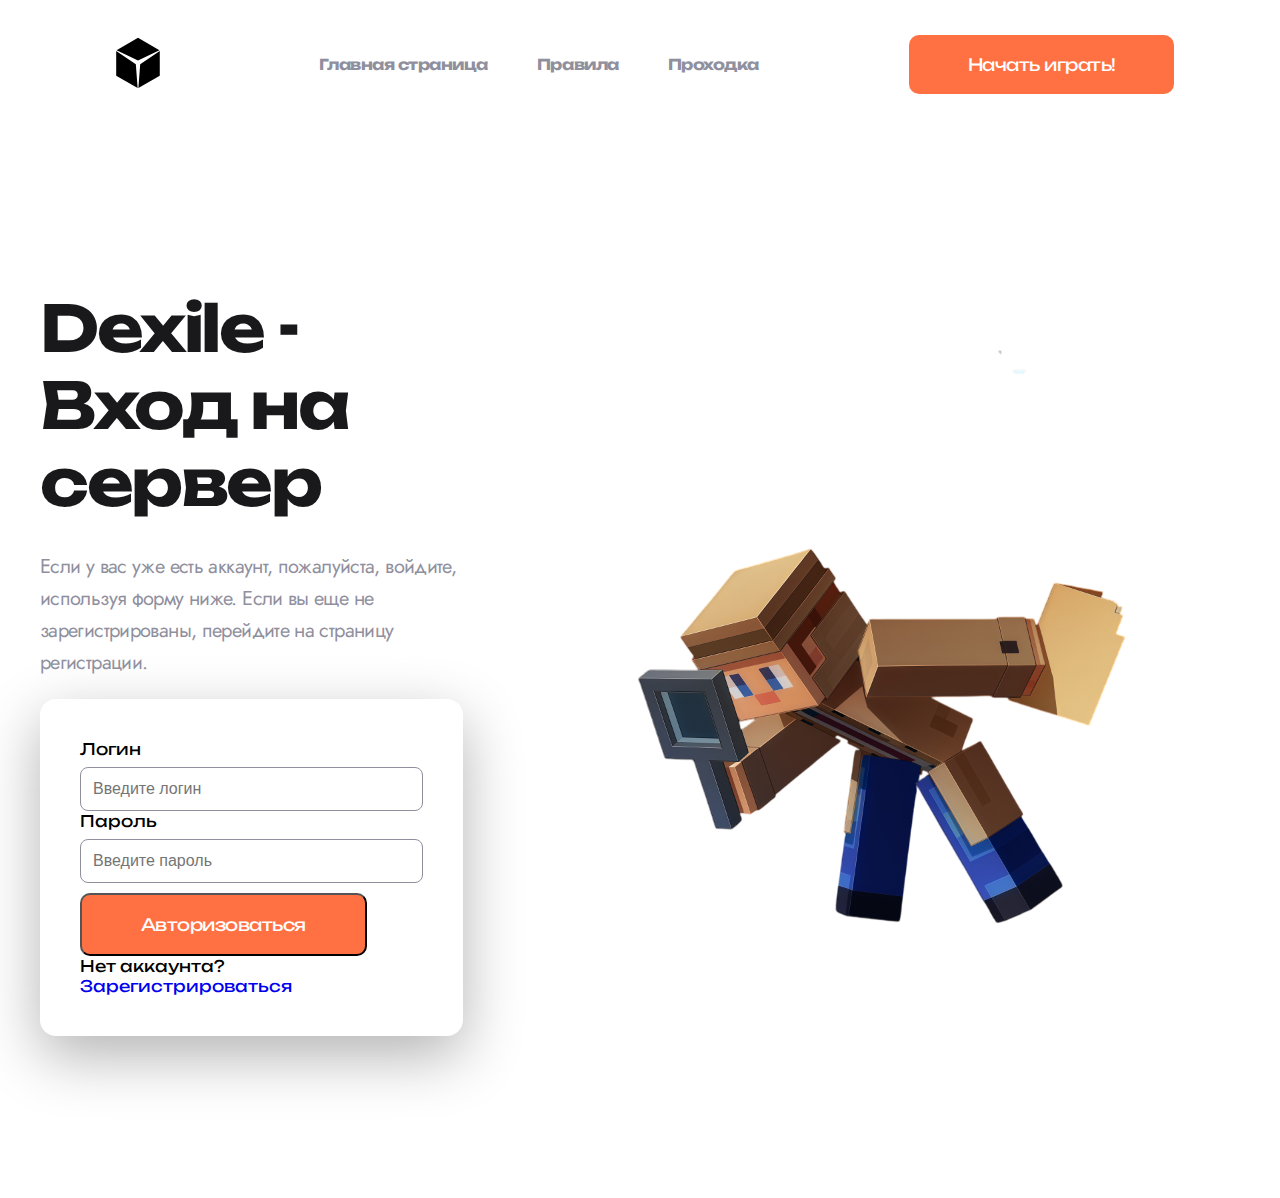
<file: login.html>
<!DOCTYPE html>
<html lang="ru">
<head>
    <meta charset="UTF-8">
    <meta name="viewport" content="width=device-width, initial-scale=1.0">
    <title>Dexile</title>
    <link rel="stylesheet" href="css/style.css">
    <link rel="stylesheet" href="css/login.css">
    <link rel="icon" href="img/favicon.svg" type="image/x-icon">
    <link rel="preconnect" href="https://fonts.googleapis.com">
    <link rel="preconnect" href="https://fonts.gstatic.com" crossorigin>
    <link href="https://fonts.googleapis.com/css2?family=Jost:ital,wght@0,100..900;1,100..900&family=Unbounded:wght@200..900&display=swap" rel="stylesheet">
</head>
<body>
    <header class="header">
        <div class ="header_container"> 
            <nav class ="header_nav">
                <a href="index.html">
                <img src="/img/favicon.svg" alt="Dexile Logo" class="logo" width="64" height="64">
                </a>
                <ul class="header__list">
                    <li class="header__list-item"><a class="header__list-link" href="#home">Главная страница</a></li>
                    <li class="header__list-item"><a class="header__list-link" href="/rules.html">Правила</a></li>
                    <li class="header__list-item"><a class="header__list-link" href="#services">Проходка</a></li>
                </ul>
                <a class="header__button" href="#register">Начать играть!</a>
            </nav>
        </div>
    </header>
    <main>
        <section class="hero">
           <div class="hero__container">
               <div class="hero__content">
                    <div class="hero__text">
                        <h1 class="hero__title">Dexile - Вход на сервер</h1>
                        <p class="hero__desc">Если у вас уже есть аккаунт, пожалуйста, войдите, используя форму ниже. Если вы еще не зарегистрированы, перейдите на страницу регистрации.</p>
                    </div>
                    <div class="login-form">
                    <form>
                            <div class="form-group">
                                <label for="username">Логин</label>
                                <input type="text" id="username" name="username" minlength="3" maxlength="16" placeholder="Введите логин" class="username-input" required>
                            </div>

                            <div class="form-group">
                                <label for="password">Пароль</label>
                                <input type="password" id="password" name="password" minlength="8" placeholder="Введите пароль" class="password-input" required>
                            </div>

                            <button type="submit" class="login-button">Авторизоваться</button>
                            <p class="register-link">Нет аккаунта? <a href="register.html">Зарегистрироваться</a></p>
                        </form>
            </div>
                </div>
                <img class="hero__image-register" src="img/register-man.png"man">
                </div>
    </main>
    <script src="js/login.js"></script>
</body>
</html>
</file>
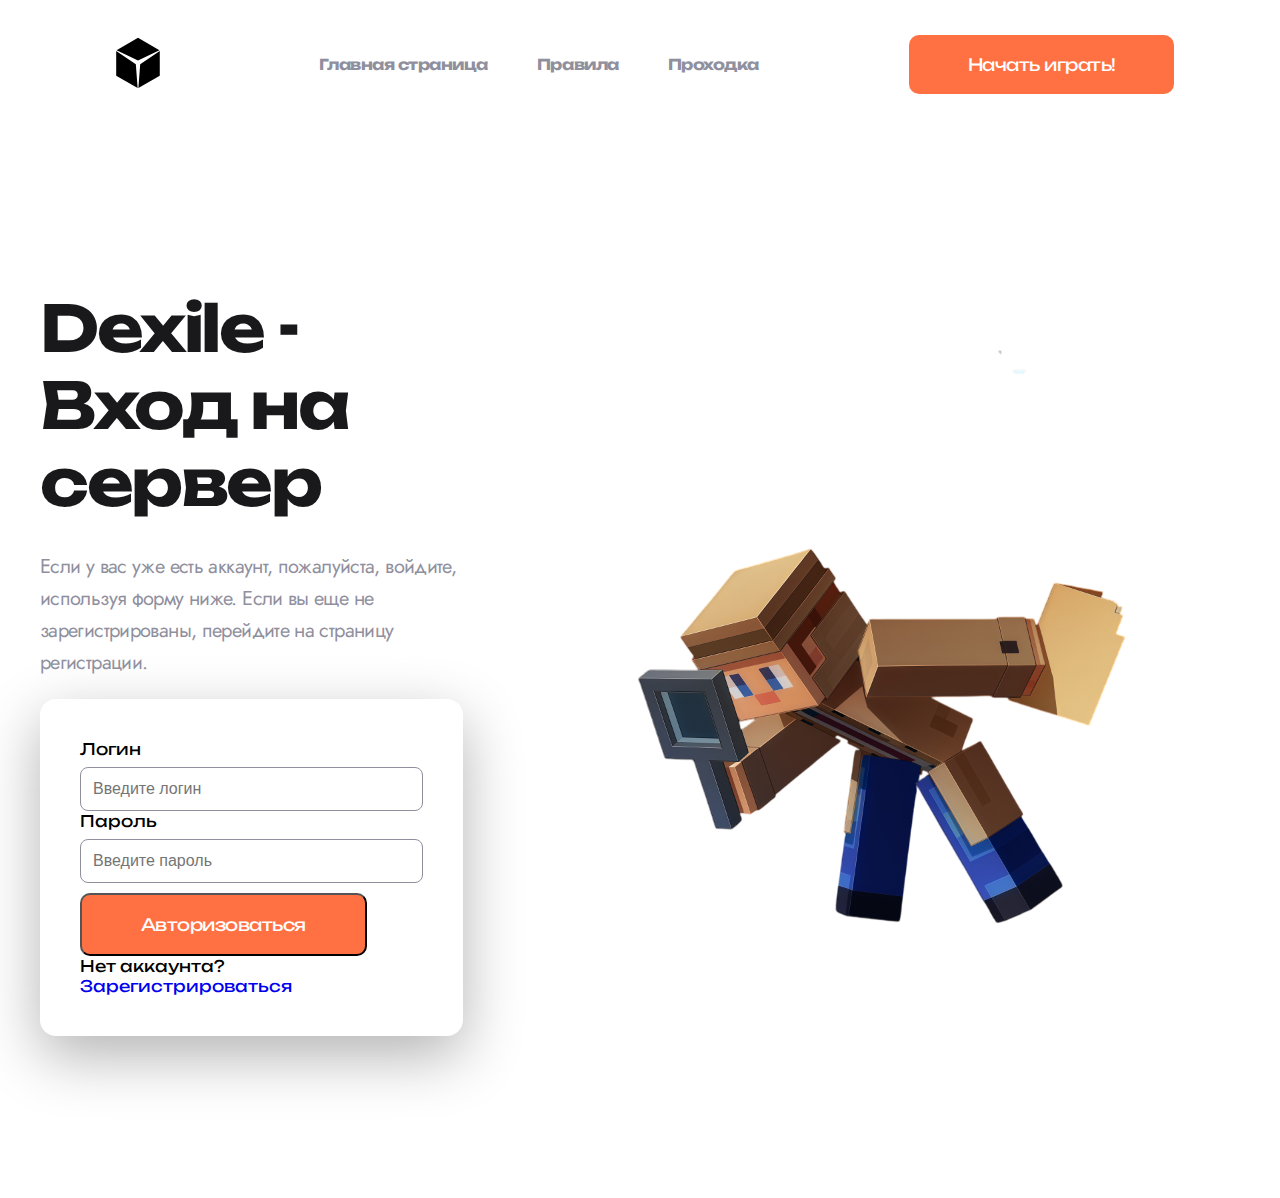
<file: profile.html>
<!DOCTYPE html>
<html lang="ru">
<head>
    <meta charset="UTF-8">
    <meta name="viewport" content="width=device-width, initial-scale=1.0">
    <title>Dexile — Профиль</title>

    <link rel="stylesheet" href="css/style.css">
    <link rel="stylesheet" href="css/profile.css">
    <link rel="stylesheet" href="css/security.css">
    <link rel="icon" href="/img/favicon.svg" type="image/x-icon">

    <link rel="preconnect" href="https://fonts.googleapis.com">
    <link rel="preconnect" href="https://fonts.gstatic.com" crossorigin>
    <link href="https://fonts.googleapis.com/css2?family=Jost:wght@100..900&family=Unbounded:wght@200..900&display=swap" rel="stylesheet">
</head>
<body>

<!-- ===== HEADER ===== -->
<header class="header">
    <div class="header_container">
        <nav class="header_nav">
            <a href="index.html">
                <img src="/img/favicon.svg" alt="Dexile Logo" class="logo" width="64" height="64">
            </a>

            <ul class="header__list">
                <li><a class="header__list-link" href="index.html">Главная</a></li>
                <li><a class="header__list-link" href="rules.html">Правила</a></li>
                <li><a class="header__list-link" href="the_passage.html">Проходка</a></li>
            </ul>

            <a class="header__button" href="profile.html">
                <img src="/img/profile.png" alt="Профиль" width="24" height="24">
            </a>
        </nav>
    </div>
</header>

<!-- ===== MAIN ===== -->
<main>
    <section class="hero">
        <div class="hero__container">

            <!-- ===== ЛЕВАЯ ЧАСТЬ ===== -->
            <div class="hero__content">
                <h1 class="hero__title">Профиль</h1>
                <p class="hero__desc">
                    Это ваш личный профиль на сервере. Здесь отображается информация об аккаунте.
                </p>

                <div class="profile-info">
                    <h2 class="profile-info__title">Информация об аккаунте</h2>

                    <div class="profile-info__item">
                        <span>Логин:</span>
                        <span id="usernameDisplay">—</span>
                    </div>

                    <div class="profile-info__item">
                        <span>Дата регистрации:</span>
                        <span id="createdAtDisplay">—</span>
                    </div>

                    <div class="profile-info__item">
                        <span>Minecraft ник:</span>
                        <span id="minecraftNickDisplay">Не привязан</span>
                    </div>
                </div>

                <div class="hero__buttons">
                    <a class="hero__button_bank" href="bank.html">Банк</a>
                    <a class="hero__button_security" href="#" id="openSecurityModal">Безопасность</a>
                    <a class="hero__button_logout" href="#" id="logoutBtn">Выйти</a>
                </div>
            </div>

            <!-- ===== ПРАВАЯ ЧАСТЬ (СКИН) ===== -->
            <div class="profile-skin">
                <h2 class="profile-skin__title">Ваш скин</h2>

                <canvas id="skinCanvas" width="160" height="320"></canvas>

                <label class="change-skin">
                    Сменить скин
                    <input type="file" id="skinInput" accept="image/png" hidden>
                </label>
            </div>

        </div>
    </section>
</main>

<!-- ===== MODAL: БЕЗОПАСНОСТЬ ===== -->
<div class="modal" id="securityModal">
    <div class="modal-content">

        <button class="modal-close" id="closeSecurityModal">&times;</button>

        <h2 class="modal-title">Безопасность аккаунта</h2>
        <p class="modal-description">
            Управление паролем и защитой аккаунта
        </p>

        <div class="security-section">
            <h3>Смена пароля</h3>
            <input type="password" id="oldPassword" placeholder="Текущий пароль">
            <input type="password" id="newPassword" placeholder="Новый пароль">
            <button class="security-btn" id="changePasswordBtn">
                Сменить пароль
            </button>
        </div>

        <div class="security-section">
            <h3>Двухфакторная защита (2FA)</h3>
            <p id="twoFaStatus">Статус: выключена</p>
            <button class="security-btn" id="toggle2faBtn">
                Включить 2FA
            </button>
        </div>

    </div>
</div>

<!-- ===== SCRIPTS ===== -->
<script src="js/skin.js"></script>
<script src="js/profile.js"></script>
<script src="js/security.js"></script>

</body>
</html>
</file>
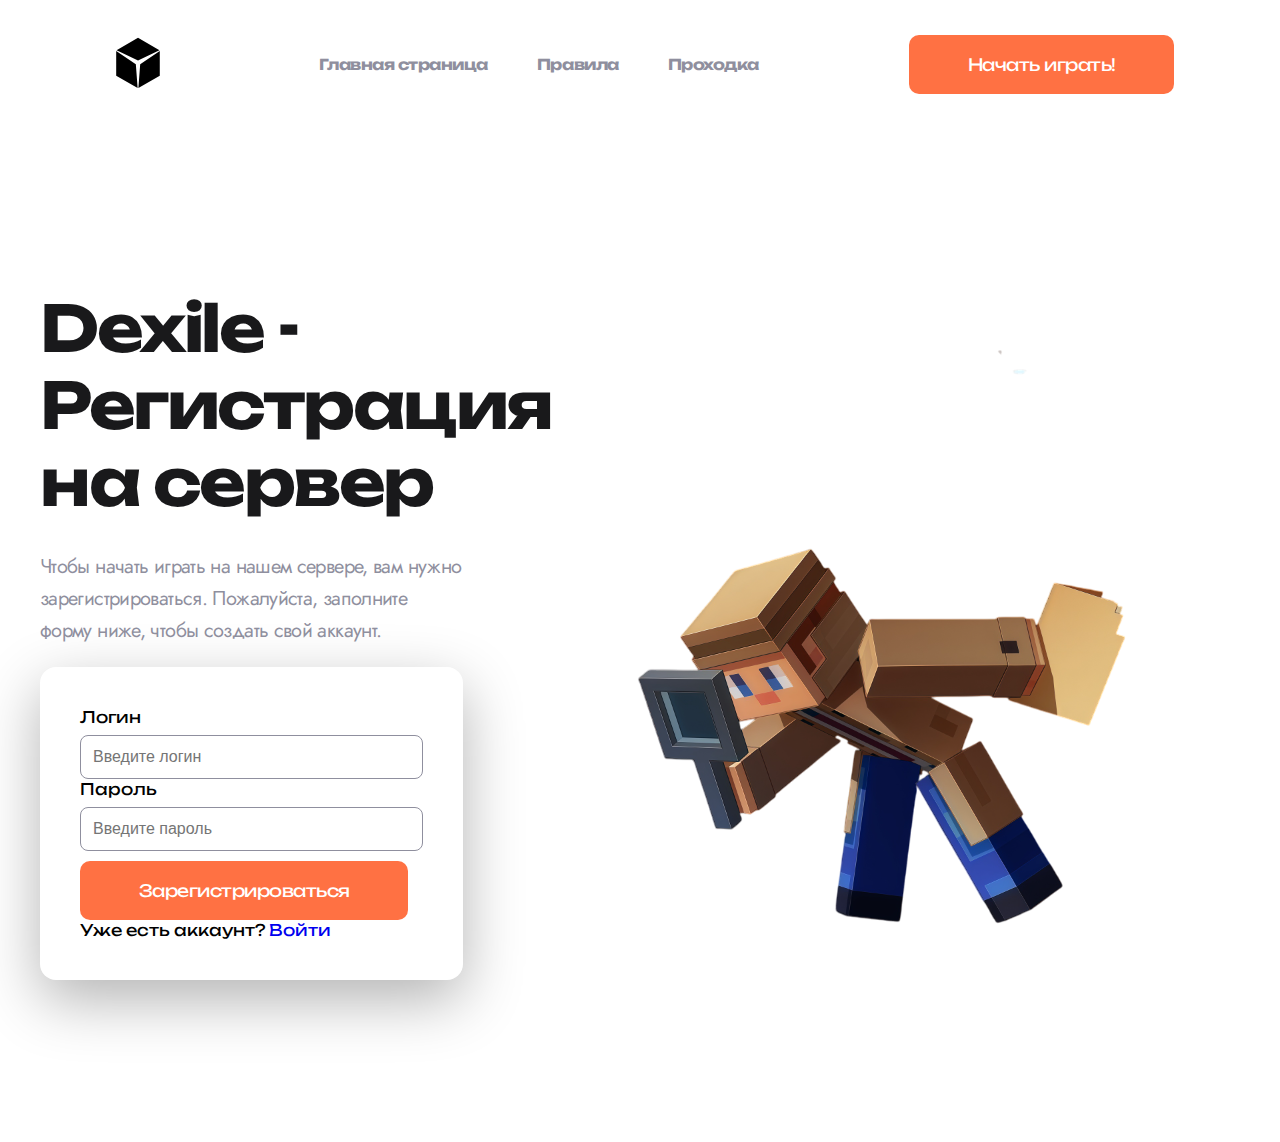
<file: register.html>
<!DOCTYPE html>
<html lang="ru">
<head>
    <meta charset="UTF-8">
    <meta name="viewport" content="width=device-width, initial-scale=1.0">
    <title>Dexile</title>
    <link rel="stylesheet" href="css/style.css">
    <link rel="stylesheet" href="css/register.css">
    <link rel="icon" href="img/favicon.svg" type="image/x-icon">
    <link rel="preconnect" href="https://fonts.googleapis.com">
    <link rel="preconnect" href="https://fonts.gstatic.com" crossorigin>
    <link href="https://fonts.googleapis.com/css2?family=Jost:ital,wght@0,100..900;1,100..900&family=Unbounded:wght@200..900&display=swap" rel="stylesheet">
</head>
<body>
    <header class="header">
        <div class ="header_container"> 
            <nav class ="header_nav">
                <a href="index.html">
                <img src="/img/favicon.svg" alt="Dexile Logo" class="logo" width="64" height="64">
                </a>
                <ul class="header__list">
                    <li class="header__list-item"><a class="header__list-link" href="#home">Главная страница</a></li>
                    <li class="header__list-item"><a class="header__list-link" href="/rules.html">Правила</a></li>
                    <li class="header__list-item"><a class="header__list-link" href="#services">Проходка</a></li>
                </ul>
                <a class="header__button" href="#register">Начать играть!</a>
            </nav>
        </div>
    </header>
    <main>
        <section class="hero">
           <div class="hero__container">
               <div class="hero__content">
                    <div class="hero__text">
                        <h1 class="hero__title">Dexile - Регистрация на сервер</h1>
                        <p class="hero__desc">Чтобы начать играть на нашем сервере, вам нужно зарегистрироваться. Пожалуйста, заполните форму ниже, чтобы создать свой аккаунт.</p>
                    </div>
                    <div class="register-form">
                        <form>
                            <div class="form-group">
                                <label for="username">Логин</label>
                                <input type="text" id="username" name="username" minlength="3" maxlength="16" placeholder="Введите логин" class="username-input" required>
                            </div>

                            <div class="form-group">
                                <label for="password">Пароль</label>
                                <input type="password" id="password" name="password" minlength="8" placeholder="Введите пароль" class="password-input" required>
                            </div>

                            <button type="submit" class="register-button">Зарегистрироваться</button>
                            <p class="login-link">Уже есть аккаунт? <a href="login.html">Войти</a></p>
                        </form>
            </div>
                </div>
                <img class="hero__image-register" src="img/register-man.png" alt="man">
                </div>
        </section>
    </main>
    <script src="js/register.js"></script>
</body>
</html>
</file>
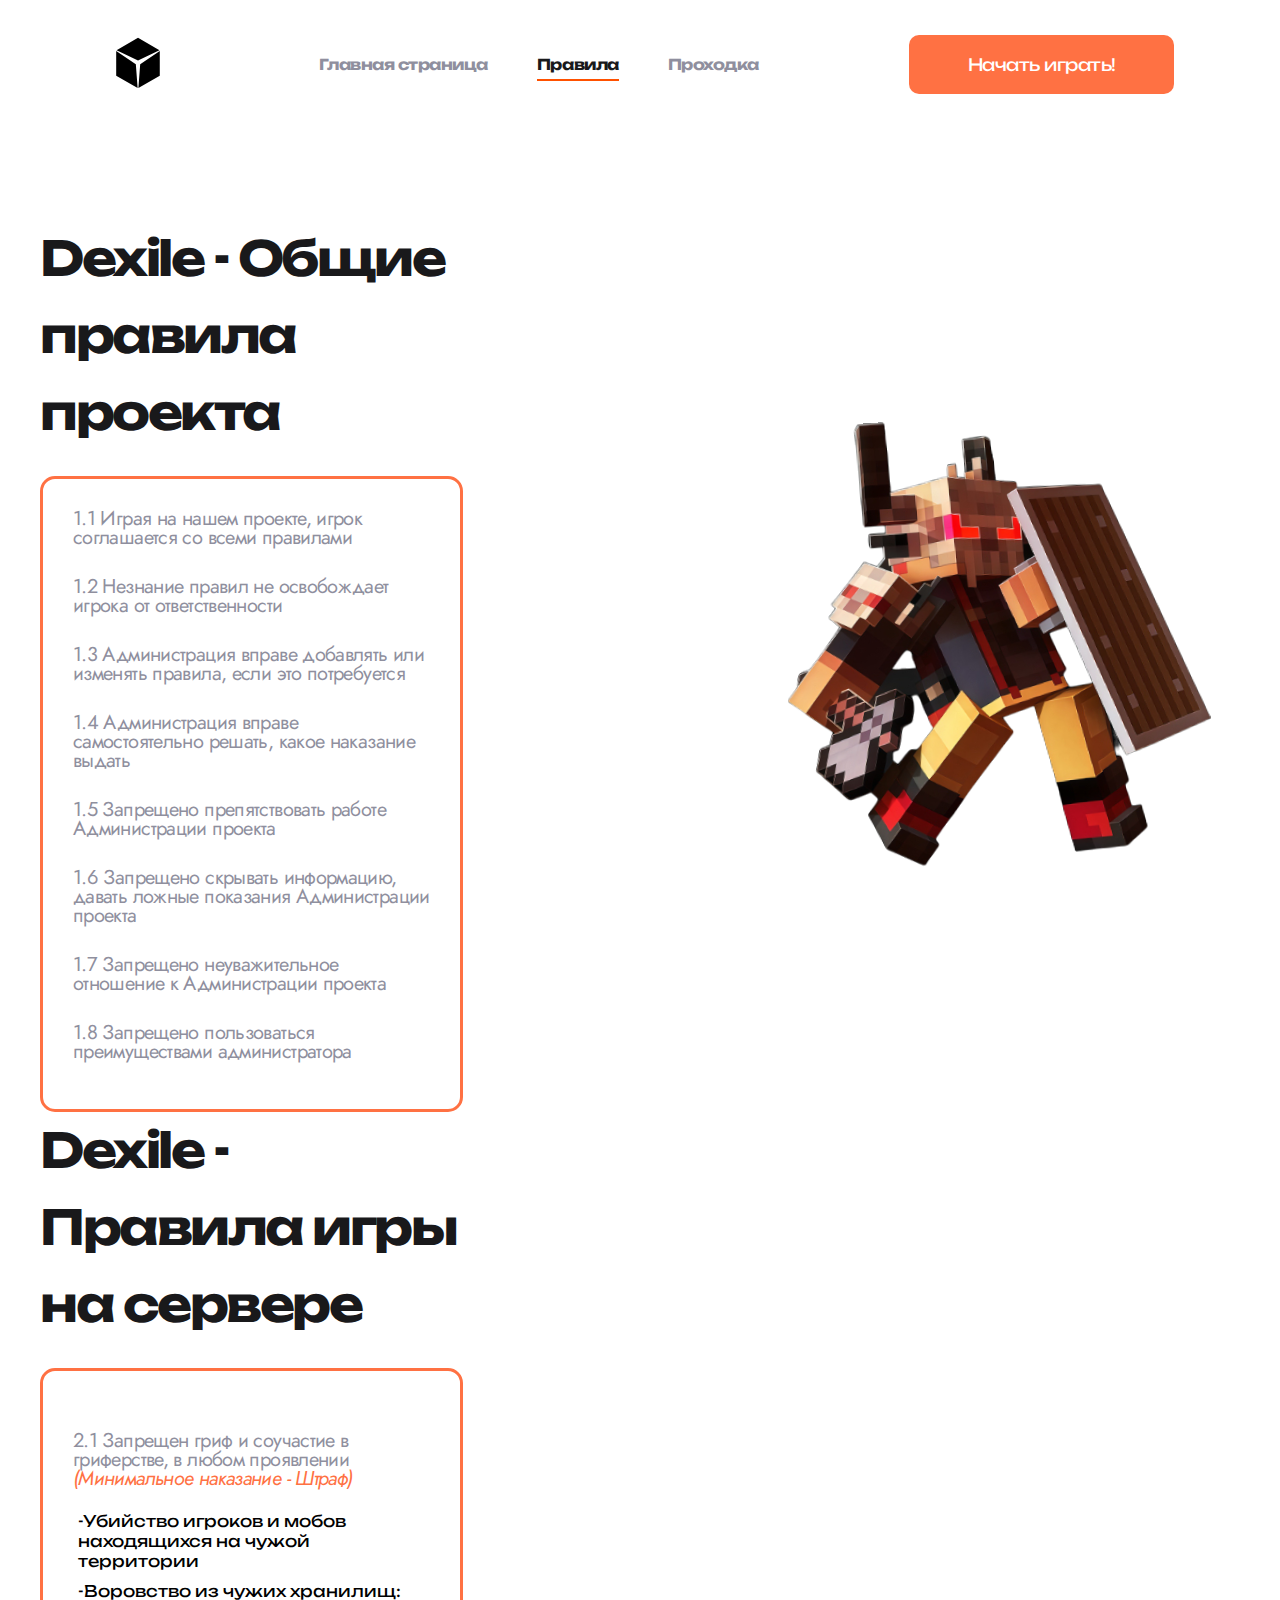
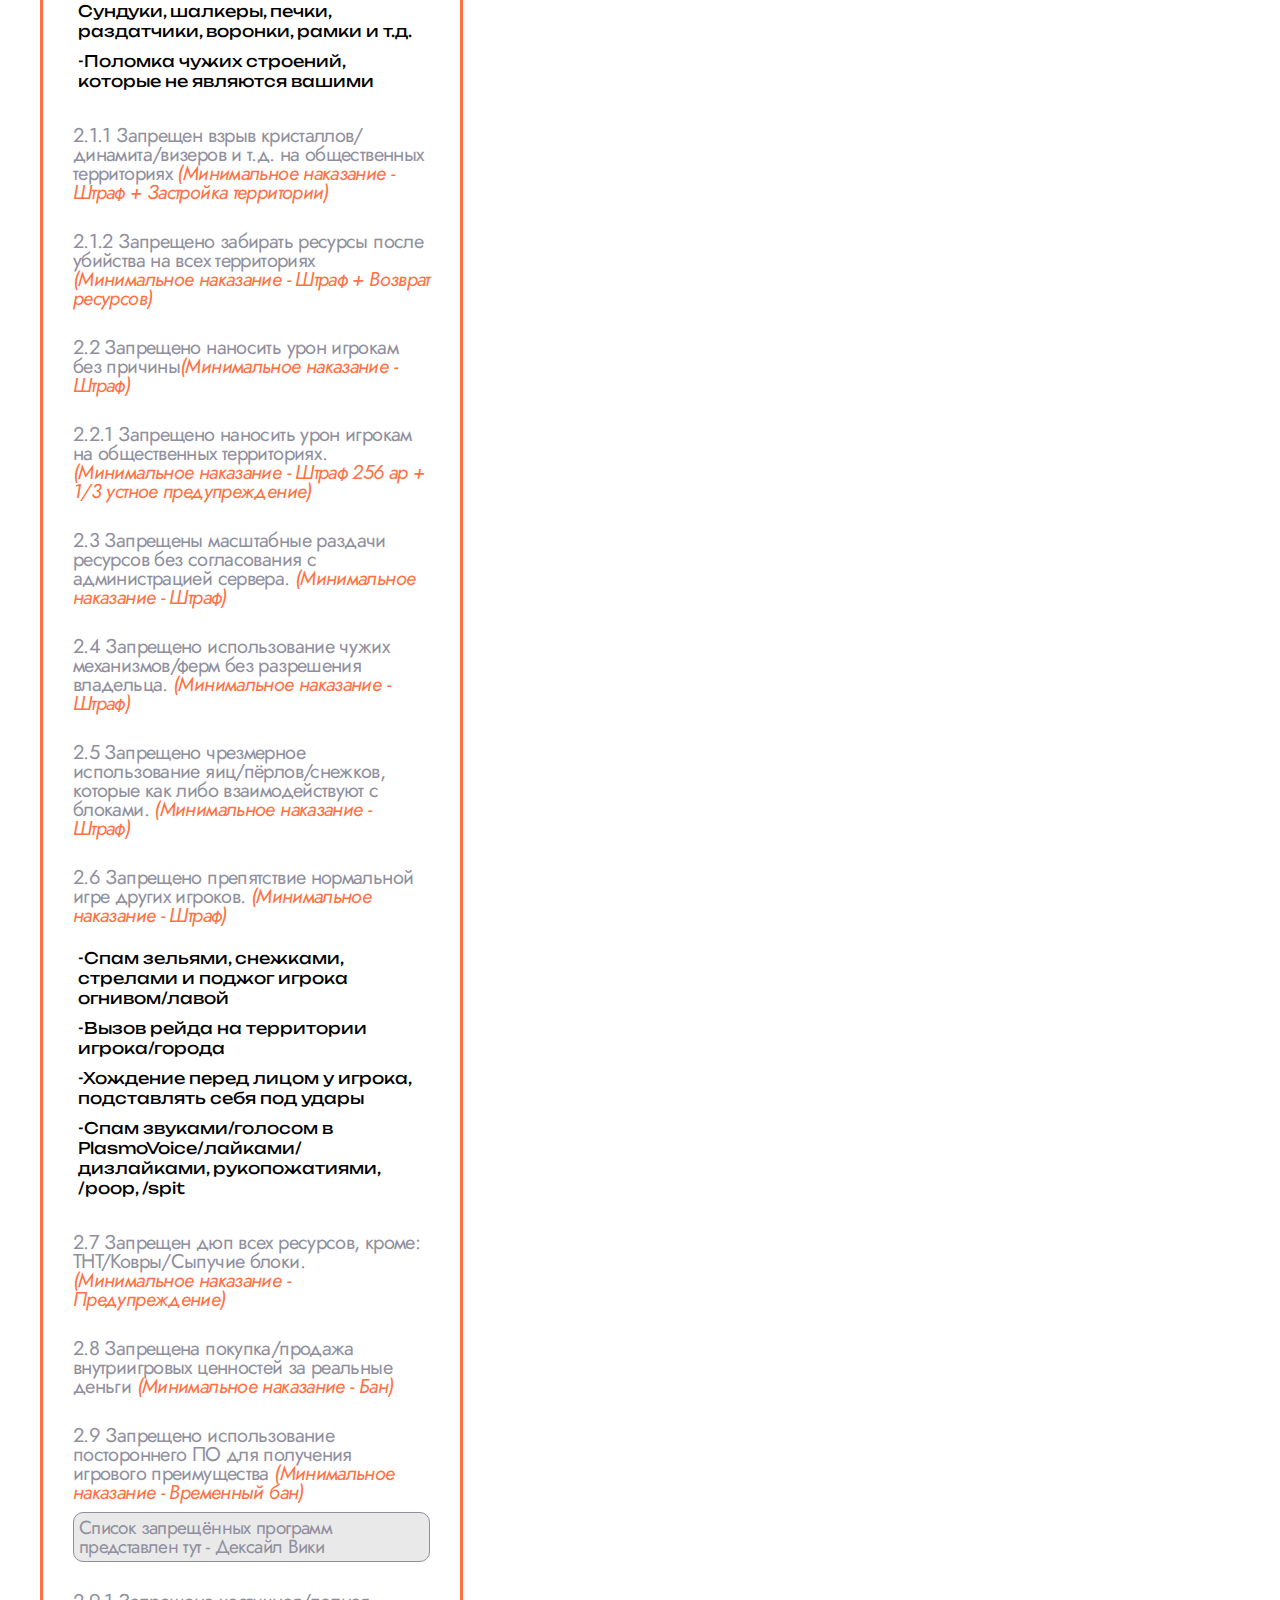
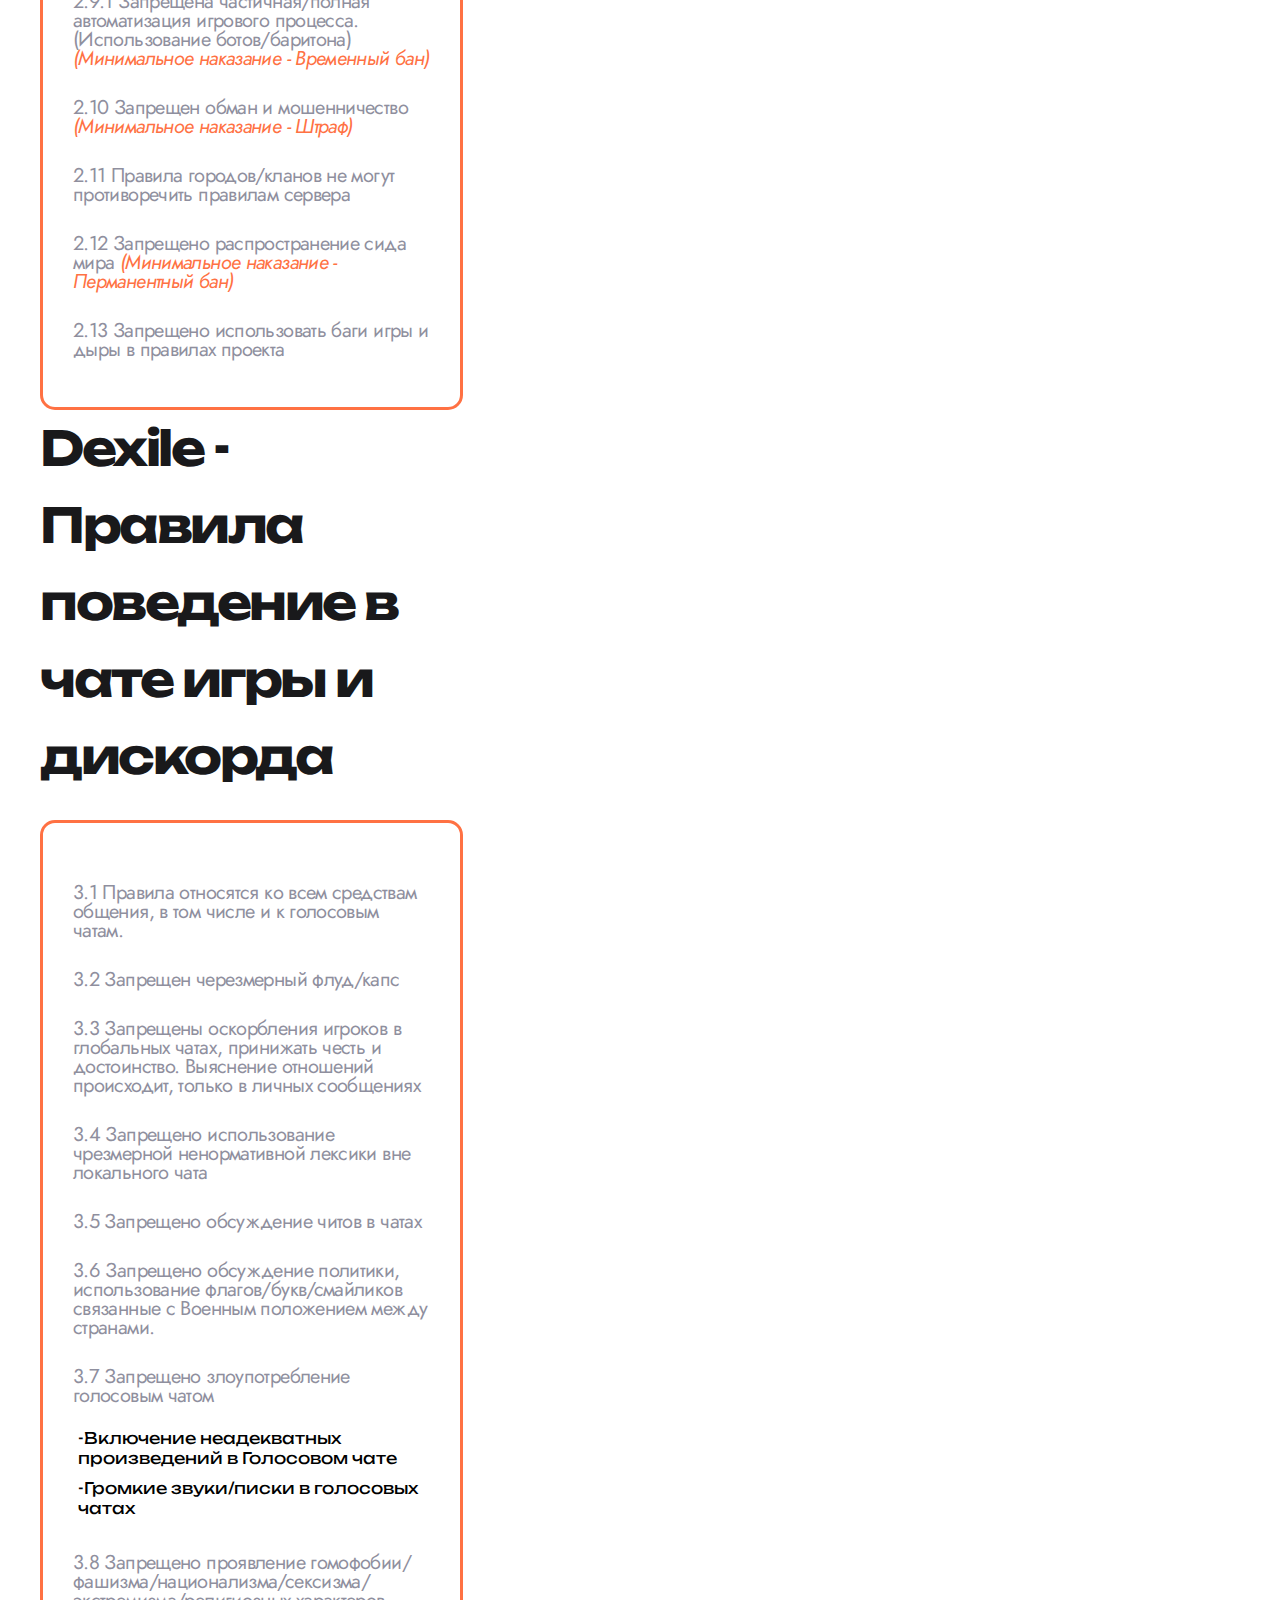
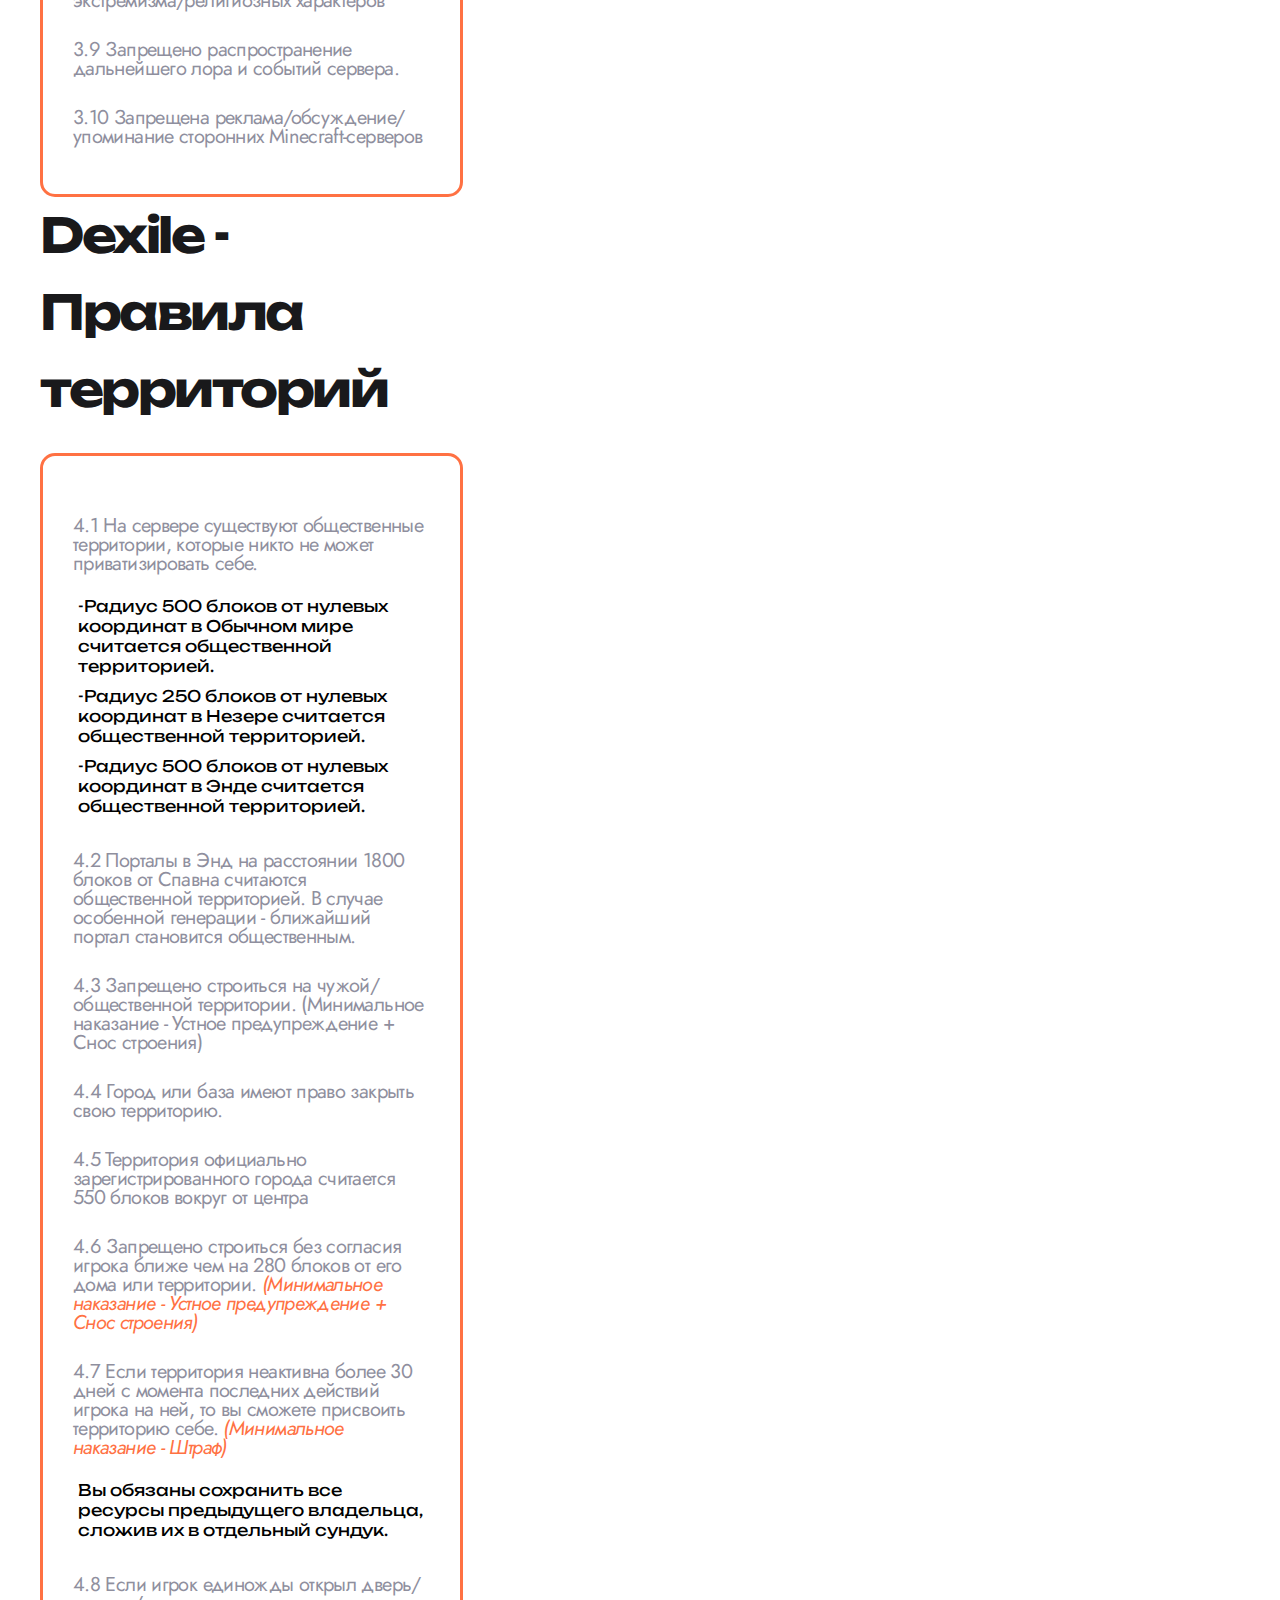
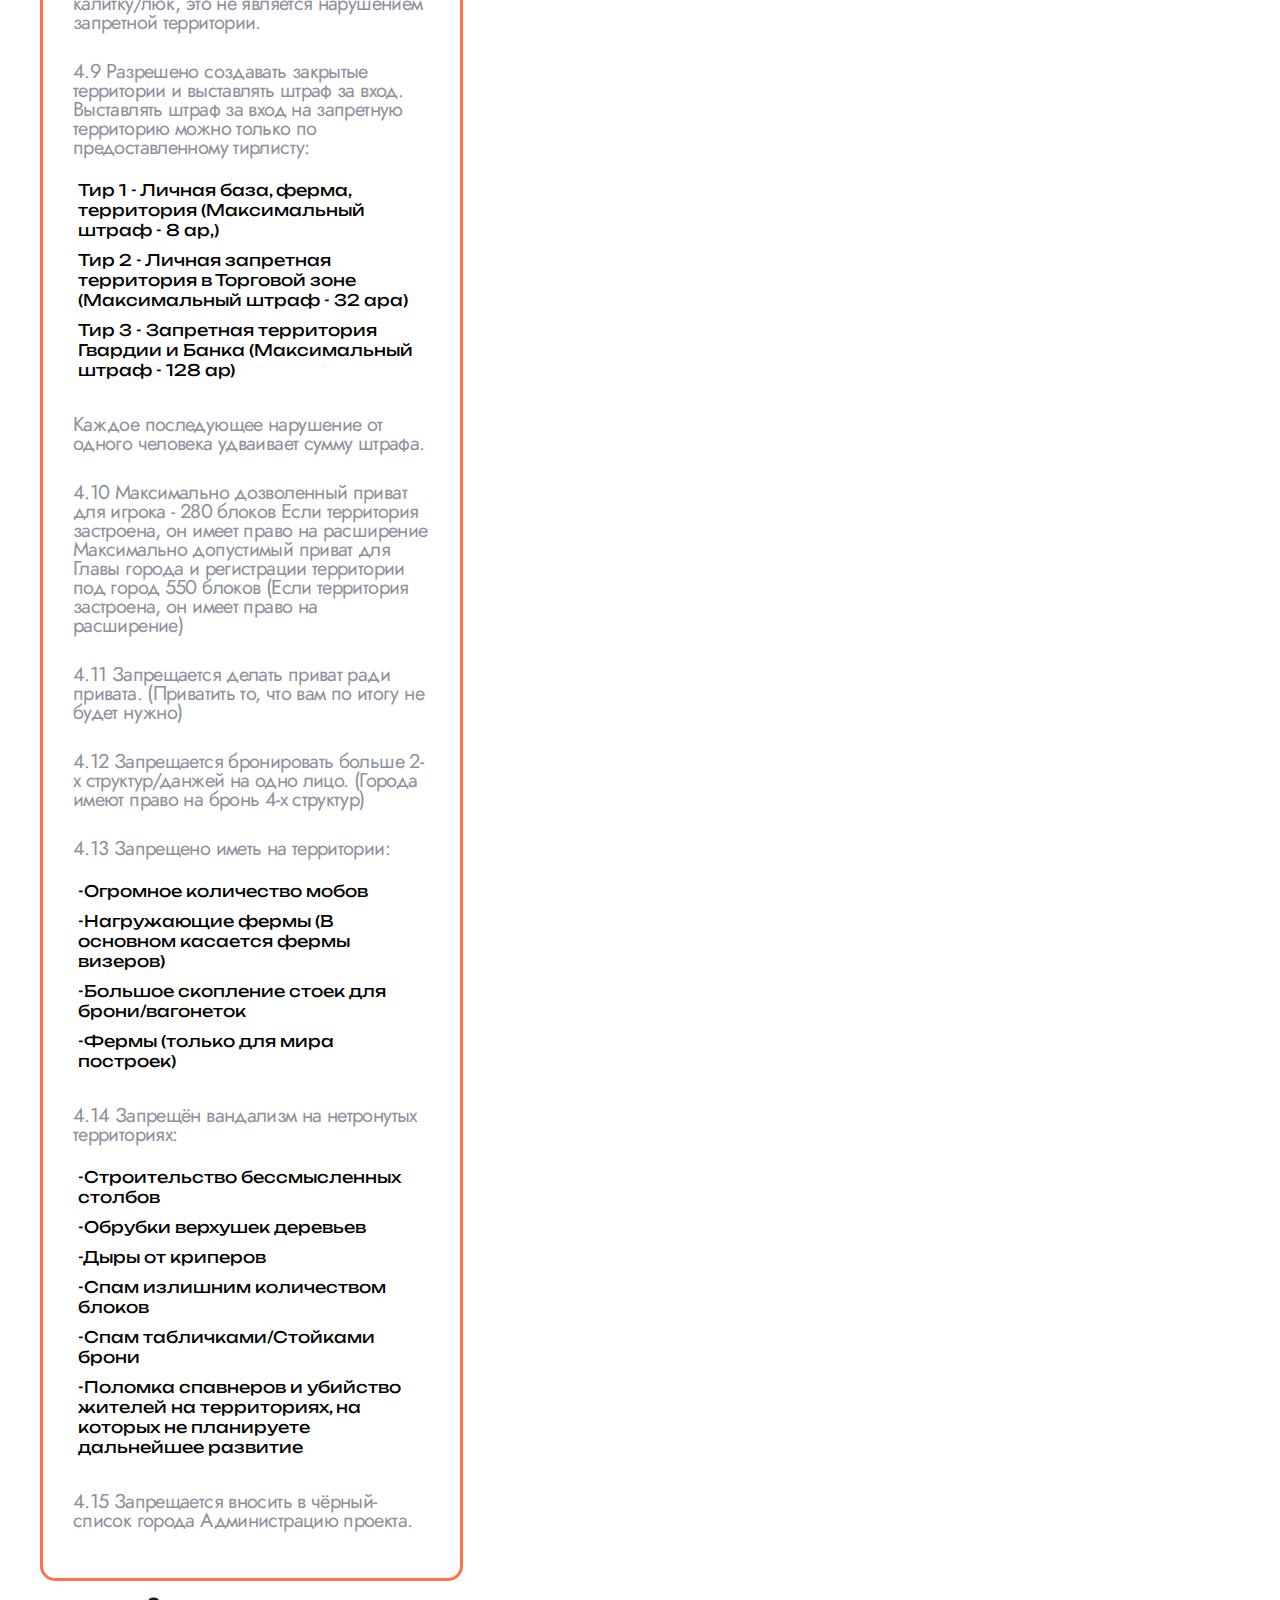
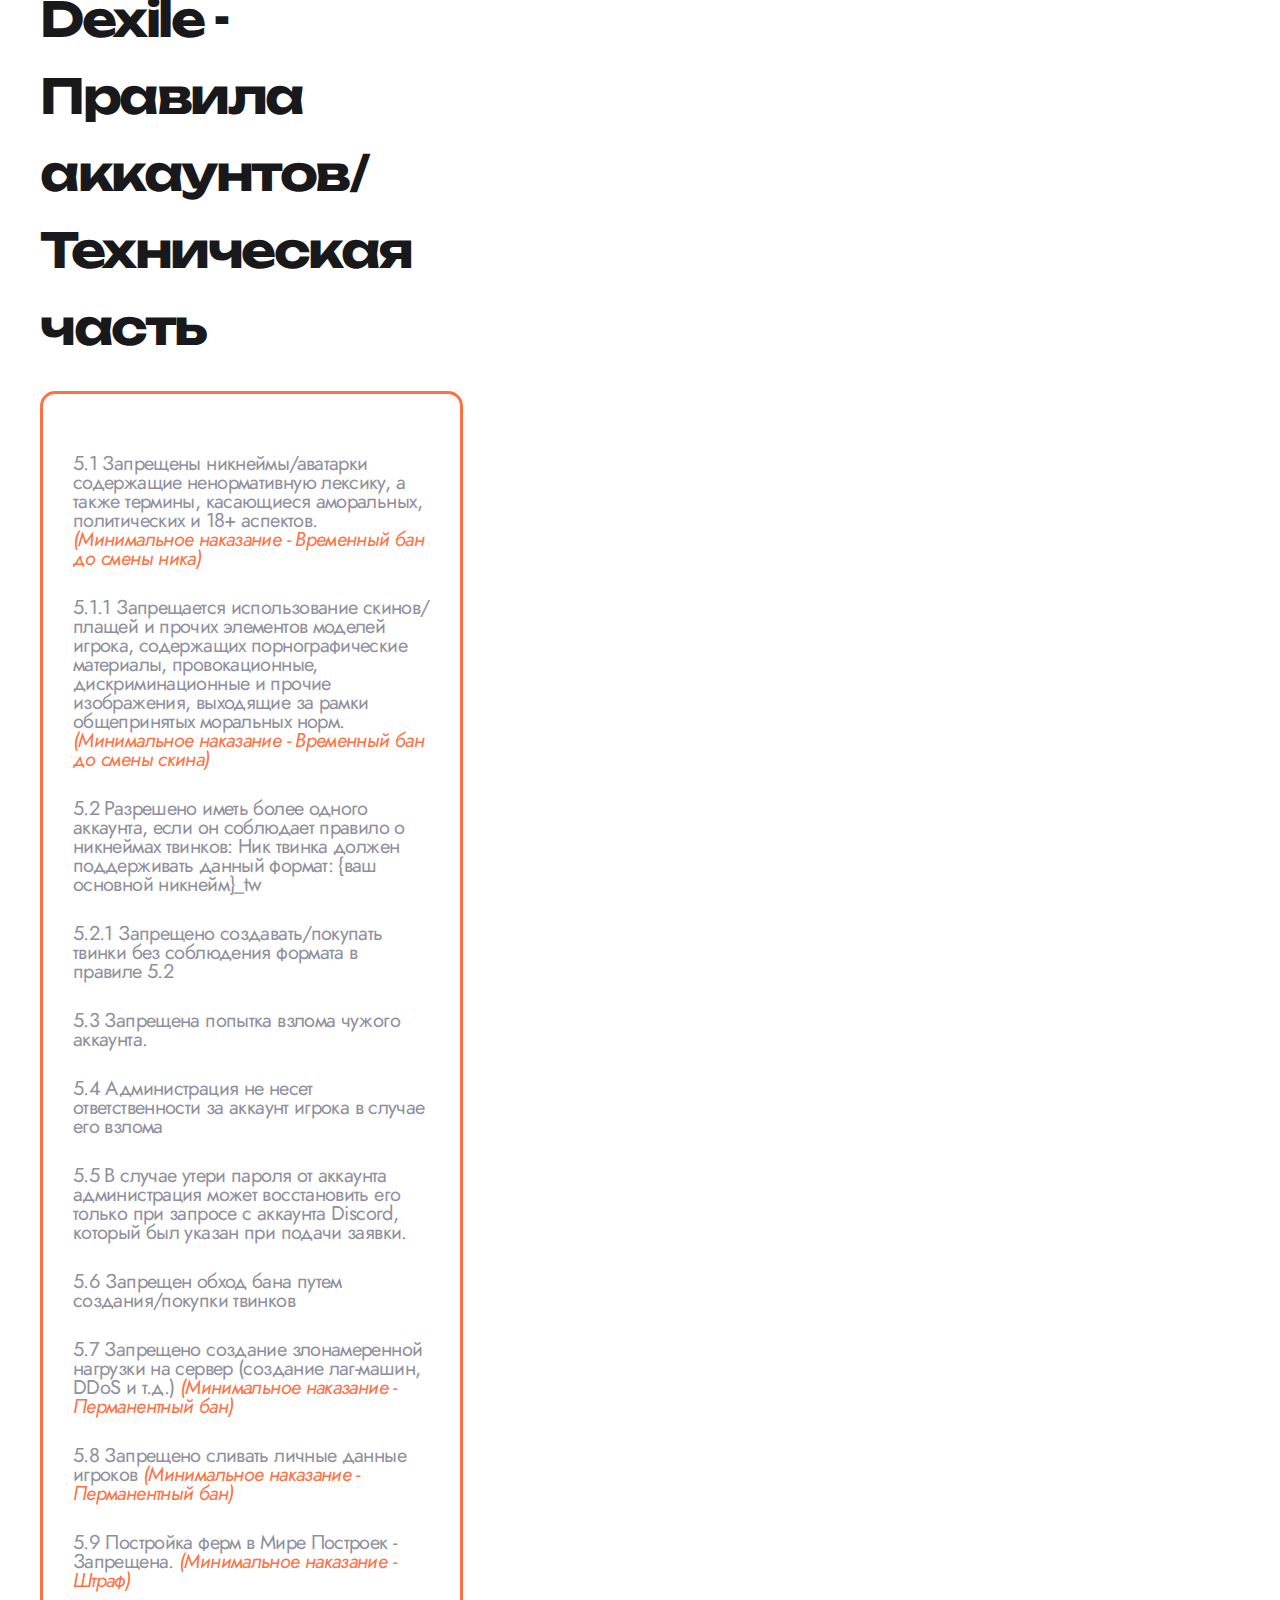
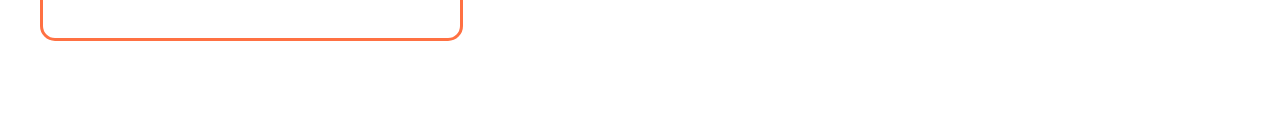
<file: rules.html>
<!DOCTYPE html>
<html lang="ru">
<head>
  <meta charset="UTF-8">
  <meta name="viewport" content="width=device-width, initial-scale=1.0">
  <title>Dexile - Правила</title>
  <link rel="stylesheet" href="css/style.css">
  <link rel="stylesheet" href="css/rules.css">
  <link rel="icon" href="/img/favicon.svg" type="image/x-icon">
  <link rel="preconnect" href="https://fonts.googleapis.com">
  <link rel="preconnect" href="https://fonts.gstatic.com" crossorigin>
  <link href="https://fonts.googleapis.com/css2?family=Jost:wght@300;400;500;600;700&family=Unbounded:wght@400;600;700&display=swap" rel="stylesheet">
</head>
<body>

  <header class="header">
    <div class="header_container"> 
      <nav class="header_nav">
                <a href="index.html">
                <img src="/img/favicon.svg" alt="Dexile Logo" class="logo" width="64" height="64">
                </a>
        <ul class="header__list">
          <li class="header__list-item"><a class="header__list-link" href="index.html">Главная страница</a></li>
          <li class="header__list-item"><a class="header__list-link active" href="rules.html">Правила</a></li>
          <li class="header__list-item"><a class="header__list-link" href="the_passage.html">Проходка</a></li>
        </ul>
        <a class="header__button" href="register.html">Начать играть!</a>
      </nav>
    </div>
  </header>

  <main>
    <section class="rules">
      <div class="hero__container">
        <div class="hero__content">
          <h1 class="hero__title">Dexile - Общие правила проекта</h1>
          <div class="hero__text">
            <p class="hero__desc">1.1 Играя на нашем проекте, игрок соглашается со всеми правилами</p>
            <p class="hero__desc">1.2 Незнание правил не освобождает игрока от ответственности</p>
            <p class="hero__desc">1.3 Администрация вправе добавлять или изменять правила, если это потребуется</p>
            <p class="hero__desc">1.4 Администрация вправе самостоятельно решать, какое наказание выдать</p>
            <p class="hero__desc">1.5 Запрещено препятствовать работе Администрации проекта</p>
            <p class="hero__desc">1.6 Запрещено скрывать информацию, давать ложные показания Администрации проекта</p>
            <p class="hero__desc">1.7 Запрещено неуважительное отношение к Администрации проекта</p>
            <p class="hero__desc">1.8 Запрещено пользоваться преимуществами администратора</p>
          </div>
        <div class="hero__title-two">
           <h1 class="hero__title">Dexile - Правила игры на сервере</h1></div>
          <div class="hero__text-two">
            <p class="hero__desc">2.1 Запрещен гриф и соучастие в гриферстве, в любом проявлении <i>(Минимальное наказание - Штраф)</i> <ul>
              <li class="li-rules">-Убийство игроков и мобов находящихся на чужой территории</li>
              <li class="li-rules">-Воровство из чужих хранилищ: Сундуки, шалкеры, печки, раздатчики, воронки, рамки и т.д.</li>
              <li class="li-rules">-Поломка чужих строений, которые не являются вашими</li>
            </ul></p>
            <p class="hero__desc">2.1.1 Запрещен взрыв кристаллов/динамита/визеров и т.д. на общественных территориях <i>(Минимальное наказание - Штраф + Застройка территории)</i></p>
            <p class="hero__desc">2.1.2 Запрещено забирать ресурсы после убийства на всех территориях <i>(Минимальное наказание - Штраф + Возврат ресурсов)</i></p>
            <p class="hero__desc">2.2 Запрещено наносить урон игрокам без причины<i>(Минимальное наказание - Штраф)</i></p>
            <p class="hero__desc">2.2.1 Запрещено наносить урон игрокам на общественных территориях. <i>(Минимальное наказание - Штраф 256 ар + 1/3 устное предупреждение)</i></p>
            <p class="hero__desc">2.3 Запрещены масштабные раздачи ресурсов без согласования с администрацией сервера. <i>(Минимальное наказание - Штраф)</i></p>
            <p class="hero__desc">2.4 Запрещено использование чужих механизмов/ферм без разрешения владельца. <i>(Минимальное наказание - Штраф)</i></p>
            <p class="hero__desc">2.5 Запрещено чрезмерное использование яиц/пёрлов/снежков, которые как либо взаимодействуют с блоками. <i>(Минимальное наказание - Штраф)</i></p>
            <p class="hero__desc">2.6 Запрещено препятствие нормальной игре других игроков. <i>(Минимальное наказание - Штраф)</i> <ul>
              <li class="li-rules">-Спам зельями, снежками, стрелами и поджог игрока огнивом/лавой</li>
              <li class="li-rules">-Вызов рейда на территории игрока/города</li>
              <li class="li-rules">-Хождение перед лицом у игрока, подставлять себя под удары</li>
              <li class="li-rules">-Спам звуками/голосом в PlasmoVoice/лайками/дизлайками, рукопожатиями, /poop, /spit</li>
            </ul></p>
            <p class="hero__desc">2.7 Запрещен дюп всех ресурсов, кроме: ТНТ/Ковры/Сыпучиe блоки. <i>(Минимальное наказание - Предупреждение)</i></p>
            <p class="hero__desc">2.8 Запрещена покупка/продажа внутриигровых ценностей за реальные деньги <i>(Минимальное наказание - Бан)</i></p>
            <p class="hero__desc">2.9 Запрещено использование постороннего ПО для получения игрового преимущества <i>(Минимальное наказание - Временный бан)</i> <a href="#wiki" class="wiki-link">Список запрещённых программ представлен тут - Дексайл Вики</a></p>
            <p class="hero__desc">2.9.1 Запрещена частичная/полная автоматизация игрового процесса. (Использование ботов/баритона) <i>(Минимальное наказание - Временный бан)</i></p>
            <p class="hero__desc">2.10 Запрещен обман и мошенничество <i>(Минимальное наказание - Штраф)</i></p>
            <p class="hero__desc">2.11 Правила городов/кланов не могут противоречить правилам сервера</p>
            <p class="hero__desc">2.12 Запрещено распространение сида мира <i>(Минимальное наказание - Перманентный бан)</i></p>
            <p class="hero__desc">2.13 Запрещено использовать баги игры и дыры в правилах проекта</p>
          </div>
          <div class="hero__title-three">
           <h1 class="hero__title">Dexile - Правила поведение в чате игры и дискорда</h1></div>
          <div class="hero__text-three">
            <p class="hero__desc">3.1 Правила относятся ко всем средствам общения, в том числе и к голосовым чатам.</i></p>
            <p class="hero__desc">3.2 Запрещен черезмерный флуд/капс</p>
            <p class="hero__desc">3.3 Запрещены оскорбления игроков в глобальных чатах, принижать честь и достоинство. Выяснение отношений происходит, только в личных сообщениях</p>
            <p class="hero__desc">3.4 Запрещено использование чрезмерной ненормативной лексики вне локального чата</p>
            <p class="hero__desc">3.5 Запрещено обсуждение читов в чатах</p>
            <p class="hero__desc">3.6 Запрещено обсуждение политики, использование флагов/букв/смайликов связанные с Военным положением между странами.</p>
            <p class="hero__desc">3.7 Запрещено злоупотребление голосовым чатом  <ul>
              <li class="li-rules">-Включение неадекватных произведений в Голосовом чате</li>
              <li class="li-rules">-Громкие звуки/писки в голосовых чатах</li>
            </ul></p>
            <p class="hero__desc">3.8 Запрещено проявление гомофобии/фашизма/национализма/сексизма/экстремизма/религиозных характеров</p>
            <p class="hero__desc">3.9 Запрещено распространение дальнейшего лора и событий сервера.</p>
            <p class="hero__desc">3.10 Запрещена реклама/обсуждение/упоминание сторонних Minecraft-серверов</p> 
          </div>
          <div class="hero__title-four">
           <h1 class="hero__title">Dexile - Правила территорий</h1></div>
          <div class="hero__text-four">
            <p class="hero__desc">4.1 На сервере существуют общественные территории, которые никто не может приватизировать себе.<ul>
              <li class="li-rules">-Радиус 500 блоков от нулевых координат в Обычном мире считается общественной территорией.</li>
              <li class="li-rules">-Радиус 250 блоков от нулевых координат в Незере считается общественной территорией.</li>
              <li class="li-rules">-Радиус 500 блоков от нулевых координат в Энде считается общественной территорией.</li>
            </ul></p>
            <p class="hero__desc">4.2 Порталы в Энд на расстоянии 1800 блоков от Спавна считаются общественной территорией. В случае особенной генерации - ближайший портал становится общественным.</p>
            <p class="hero__desc">4.3 Запрещено строиться на чужой/общественной территории. (Минимальное наказание - Устное предупреждение + Снос строения)</p>
            <p class="hero__desc">4.4 Город или база имеют право закрыть свою территорию.</p>
            <p class="hero__desc">4.5 Территория официально зарегистрированного города считается 550 блоков вокруг от центра</p>
            <p class="hero__desc">4.6 Запрещено строиться без согласия игрока ближе чем на 280 блоков от его дома или территории. <i>(Минимальное наказание - Устное предупреждение + Снос строения)</i></p>
            <p class="hero__desc">4.7 Если территория неактивна более 30 дней с момента последних действий игрока на ней, то вы сможете присвоить территорию себе. <i>(Минимальное наказание - Штраф)</i> <ul>
              <li class="li-rules">Вы обязаны сохранить все ресурсы предыдущего владельца, сложив их в отдельный сундук.</li>
            </ul></p>
            <p class="hero__desc">4.8 Если игрок единожды открыл дверь/калитку/люк, это не является нарушением запретной территории.</p>
            <p class="hero__desc">4.9 Разрешено создавать закрытые территории и выставлять штраф за вход.
Выставлять штраф за вход на запретную территорию можно только по предоставленному тирлисту: <ul>
  <li class="li-rules">Тир 1 - Личная база, ферма, территория (Максимальный штраф - 8 ар,)</li>
  <li class="li-rules">Тир 2 - Личная запретная территория в Торговой зоне (Максимальный штраф - 32 ара)</li>
  <li class="li-rules">Тир 3 - Запретная территория Гвардии и Банка (Максимальный штраф - 128 ар)</li>
</ul></p>
            <p class="hero__desc">Каждое последующее нарушение от одного человека удваивает сумму штрафа.</p>
            <p class="hero__desc">4.10 Максимально дозволенный приват для игрока - 280 блоков
Eсли территория застроена, он имеет право на расширение
Максимально допустимый приват для Главы города и регистрации территории под город 550 блоков (Если территория застроена, он имеет право на расширение)</p>
            <p class="hero__desc">4.11 Запрещается делать приват ради привата. (Приватить то, что вам по итогу не будет нужно)</p>
            <p class="hero__desc">4.12 Запрещается бронировать больше 2-х структур/данжей на одно лицо. (Города имеют право на бронь 4-х структур)</p>
            <p class="hero__desc">4.13 Запрещено иметь на территории: <ul>
              <li class="li-rules">-Огромное количество мобов</li>
              <li class="li-rules">-Нагружающие фермы (В основном касается фермы визеров)</li>
              <li class="li-rules">-Большое скопление стоек для брони/вагонеток</li>
              <li class="li-rules">-Фермы (только для мира построек)</li>
            </ul></p>
            <p class="hero__desc">4.14 Запрещён вандализм на нетронутых территориях: <ul>
              <li class="li-rules">-Cтроительство бессмысленных столбов</li>
              <li class="li-rules">-Обрубки верхушек деревьев</li>
              <li class="li-rules">-Дыры от криперов</li>
              <li class="li-rules">-Спам излишним количеством блоков</li>
              <li class="li-rules">-Спам табличками/Стойками брони</li>
              <li class="li-rules">-Поломка спавнеров и убийство жителей на территориях, на которых не планируете дальнейшее развитие</li>
            </ul></p>
            <p class="hero__desc">4.15 Запрещается вносить в чёрный-список города Администрацию проекта.</p>
        </div>
        <div class="hero__title-five">
           <h1 class="hero__title">Dexile - Правила аккаунтов/Техническая часть</h1></div>
        <div class="hero__text-five">
            <p class="hero__desc">5.1 Запрещены никнеймы/аватарки содержащие ненормативную лексику, а также термины, касающиеся аморальных, политических и 18+ аспектов. <i>(Минимальное наказание - Временный бан до смены ника)</i></p>
            <p class="hero__desc">5.1.1 Запрещается использование скинов/плащей и прочих элементов моделей игрока, содержащих порнографические материалы, провокационные, дискриминационные и прочие изображения, выходящие за рамки общепринятых моральных норм. <i>(Минимальное наказание - Временный бан до смены скина)</i></p>
            <p class="hero__desc">5.2 Разрешено иметь более одного аккаунта, если он соблюдает правило о никнеймах твинков:
Ник твинка должен поддерживать данный формат:
{ваш основной никнейм}_tw</p>
            <p class="hero__desc">5.2.1 Запрещено создавать/покупать твинки без соблюдения формата в правиле 5.2</p>
            <p class="hero__desc">5.3 Запрещена попытка взлома чужого аккаунта.</p>
            <p class="hero__desc">5.4 Администрация не несет ответственности за аккаунт игрока в случае его взлома</p>
            <p class="hero__desc">5.5 В случае утери пароля от аккаунта администрация может восстановить его только при запросе с аккаунта Discord, который был указан при подачи заявки.</p>
            <p class="hero__desc">5.6 Запрещен обход бана путем создания/покупки твинков</i></p>
            <p class="hero__desc">5.7 Запрещено создание злонамеренной нагрузки на сервер (создание лаг-машин, DDoS и т.д.) <i>(Минимальное наказание - Перманентный бан)</i></p>
            <p class="hero__desc">5.8 Запрещено сливать личные данные игроков <i>(Минимальное наказание - Перманентный бан)</i></p>
            <p class="hero__desc">5.9 Постройка ферм в Мире Построек - Запрещена. <i>(Минимальное наказание - Штраф)</i></p>
      </div>
      <img class="rules__image" src="img/rules.png" alt="man">
    </section>
  </main>

</body>
</html>
</file>
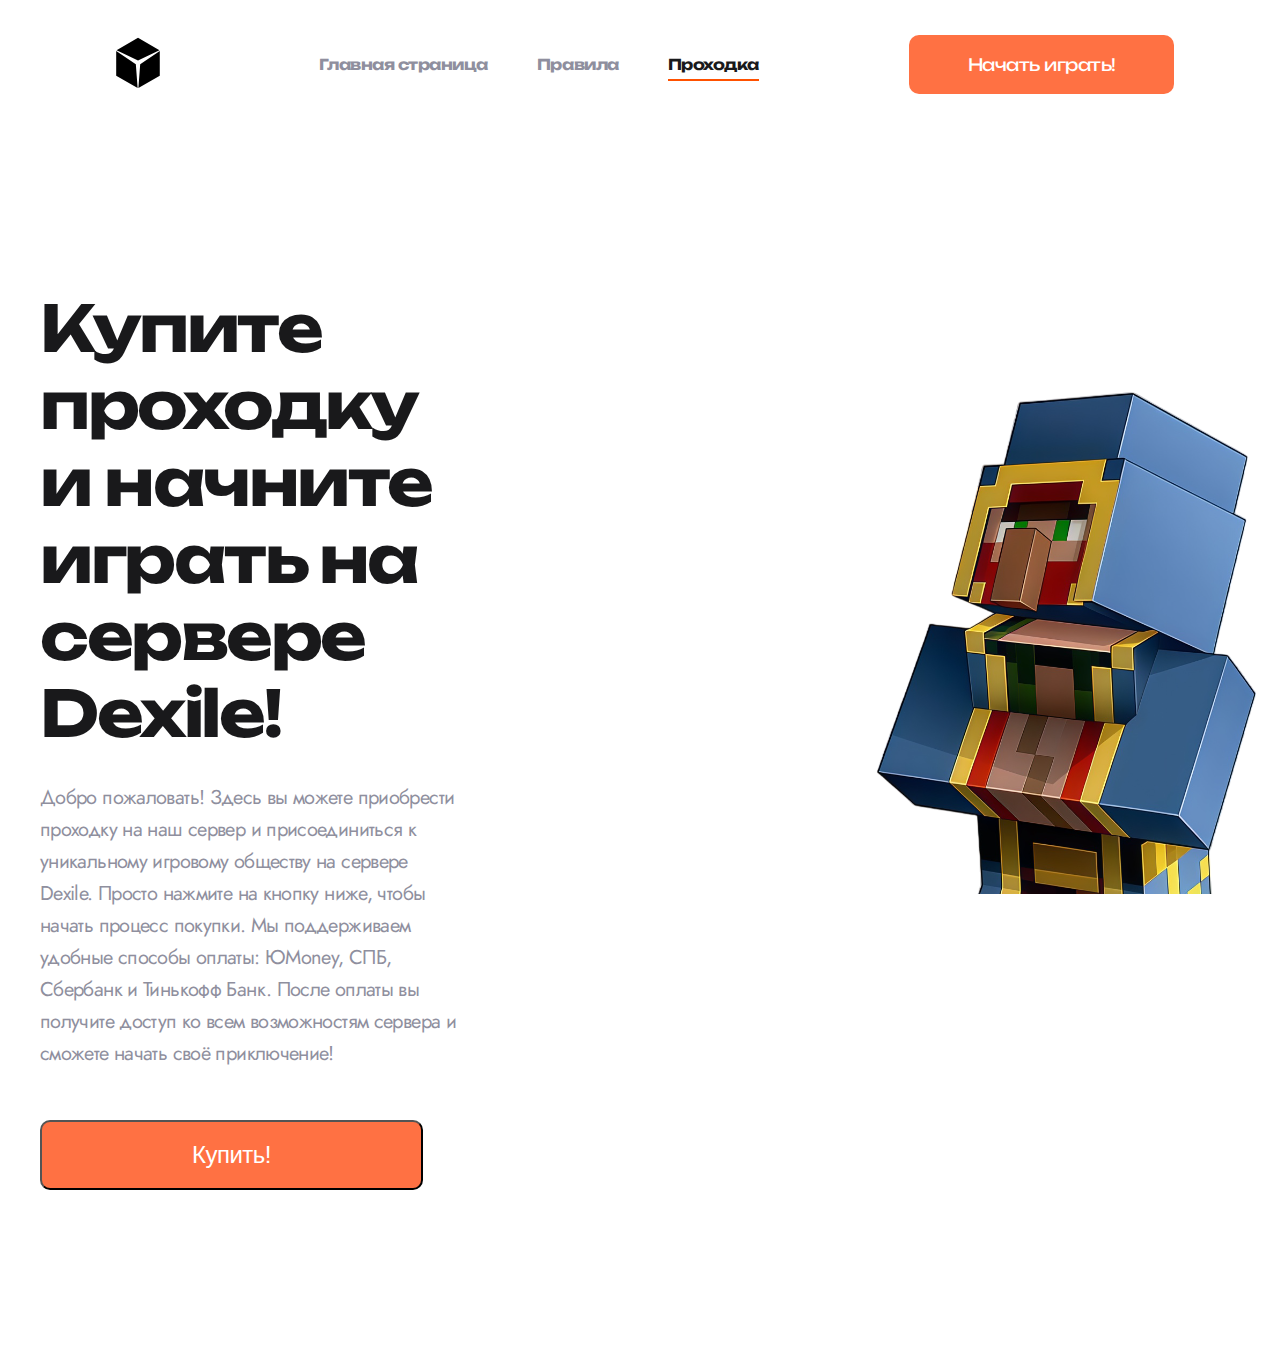
<file: the_passage.html>
<!DOCTYPE html>
<html lang="en">
<head>
    <meta charset="UTF-8">
    <meta name="viewport" content="width=device-width, initial-scale=1.0">
    <title>Dexile</title>
    <link rel="stylesheet" href="css/style.css">
    <link rel="stylesheet" href="css/the_passage.css">
    <link rel="stylesheet" href="css/modal.css">
    <link rel="icon" href="/img/favicon.svg" type="image/x-icon">
    <link rel="preconnect" href="https://fonts.googleapis.com">
    <link rel="preconnect" href="https://fonts.gstatic.com" crossorigin>
    <link href="https://fonts.googleapis.com/css2?family=Jost:ital,wght@0,100..900;1,100..900&family=Unbounded:wght@200..900&display=swap" rel="stylesheet">
</head>
<body>
    <header class="header">
        <div class ="header_container"> 
            <nav class ="header_nav">
                <a href="index.html">
                <img src="/img/favicon.svg" alt="Dexile Logo" class="logo" width="64" height="64">
                </a>
                <ul class="header__list">
                    <li class="header__list-item"><a class="header__list-link" href="index.html">Главная страница</a></li>
                    <li class="header__list-item"><a class="header__list-link" href="rules.html">Правила</a></li>
                    <li class="header__list-item"><a class="header__list-link active" href="the_passage.html">Проходка</a></li>
                </ul>
                <a class="header__button" href="register.html">Начать играть!</a>
            </nav>
        </div>
    </header>
    <main>
        <section class="hero">
           <div class="hero__container">
               <div class="hero__content">
                    <div class="hero__text">
                        <h1 class="hero__title">Купите проходку и начните играть на сервере Dexile!</h1>
                        <p class="hero__desc">
                            Добро пожаловать! Здесь вы можете приобрести проходку на наш сервер и присоединиться к уникальному игровому обществу на сервере Dexile. Просто нажмите на кнопку ниже, чтобы начать процесс покупки. Мы поддерживаем удобные способы оплаты: ЮMoney, СПБ, Сбербанк и Тинькофф Банк. После оплаты вы получите доступ ко всем возможностям сервера и сможете начать своё приключение!
                        </p></p>
                    </div>
                    <div class="hero__buttons">
                        <button class="hero__button" id="buyButton">Купить!</button>
                    </div>
               </div>
               <img class="hero__image" src="img/the_passage-img.png" alt="man">
              </div>
        </section>
    </main>
        <div id="purchaseModal" class="modal">   
        <div class="modal-content">
            <button class="modal-close" id="closeModal">&times;</button>
            <h2 class="modal-title">Покупка проходки</h2>
            <p class="modal-description">
                Выберите удобный способ оплаты. После оплаты вы получите доступ к серверу в течение нескольких минут.
            </p>
            
            <div class="price-info">
                <div class="price">499 ₽</div>
            </div>

            <div class="payment-methods">
                <button class="payment-btn" onclick="selectPayment('yoomoney')">ЮMoney</button>
                <button class="payment-btn" onclick="selectPayment('spb')">СПБ</button>
                <button class="payment-btn" onclick="selectPayment('sberbank')">Сбербанк</button>
                <button class="payment-btn" onclick="selectPayment('tinkoff')">Тинькофф</button>
            </div>
        </div>
    </div>

    <script src="js/modal.js"></script>
</body>
</html>
</file>
<file: css/style.css>
/* Hz */
:root {
    --dark: #19191B;
    --gray: #8F8F9E;
    --orange: #FF7143;
    --yellow: #ffbb00;
}



* {
    margin: 0;
    padding: 0;
    box-sizing: border-box;
}

body {
    font-family: 'Unbounded', sans-serif;
}

/* Hz */

/* Header */

.header {
    padding-top: 30px;
    padding-bottom: 30px;
}
.header_container, .header_container {
    max-width: 1069px;
    margin-inline: auto;
}
.header_nav {
    display: flex;
    justify-content: space-between;
    align-items: center;
}
.header_nav_links {
    display: flex;
    justify-content: space-between;
}

.header__list {
    display: flex;
    list-style: none;
    gap: 49px;
}

ul {
    list-style: none;
}

.header__list-link {
    font-weight: 700;
    font-size: 15px;
    letter-spacing: -0.47px;
    color: var(--gray);
    transition: color 500ms;
}

.header__list-link.active {
    color: var(--dark);
    border-bottom: 2px solid rgb(255, 81, 0);
    padding-bottom: 5px;
}

.header__list-link:hover {
    color: var(--dark);
}

a {
    text-decoration: none;
} 

.header__button, .hero__button {
    font-weight: normal;
    font-size: 17px;
    letter-spacing: -0.53px;
    color: white;
    padding: 19px 59px;
    border-radius: 10px;
    transition: 0.3s;
}

.header__button {
    background-color: var(--orange);
}

.header__button:hover, .hero__button:hover {
    opacity: 90%;
    transform: scale(0.98);
}
/* Header */

/* Main */

.hero {
    padding-block: 70px;
}

.hero__container {
    position: relative;
    max-width: 1200px;
    margin: 0 auto;
    display: flex; 
    align-items: center;
    justify-content: space-between; 
    gap: 60px;
}

.hero__content {
    max-width: 423px;
    padding-block : 92px;
}

.hero__image {
    position: static;
    top: 0;
    right: 320px;
    pointer-events: none; 
}

.hero__title {
    font-weight: 700;
    font-size: 64px;
    letter-spacing: -2.5px;
    line-height: 77px;
    color: var(--dark);
}

.hero__desc {
    font-family: 'Jost', sans-serif;
    line-height: 1.6;
    font-size: 20px;
    letter-spacing: -0.63px;
    color: var(--gray);
    margin-top: 30px;
}

.hero__buttons {
    margin-top: 50px;
    display: flex;
    gap: 40px;
}

.hero__button {
    background-color: var(--orange);
}


.hero__scroll {
    width: 50px;
    height: 50px;
    display: flex;
    align-items: center;
    justify-content: center;
    border: 1px solid #e7e7e7;
    border-radius: 100px;

}

/* Main */
</file>
<file: css/login.css>
:root {
    --dark: #19191B;
    --gray: #8F8F9E;
    --orange: #FF7143;
    --yellow: #ffbb00;
}
.login-form {
    margin-top: 20px;
    background: white;
    padding: 40px;
    border-radius: 16px;
    box-shadow: 0 20px 60px rgba(0, 0, 0, 0.3);
    width: 100%;
    max-width: 450px;
}
.form-group {
    display: flex;
    flex-direction: column;
    gap: 8px;
}
.login-button {
    font-family: 'Unbounded', sans-serif;
    font-size: 17px;
    letter-spacing: -0.53px;
    color: white;
    padding: 19px 59px;
    border-radius: 10px;
    transition: 0.3s;
    background-color: var(--orange);
    margin-top: 10px;
}
.login-button:hover{
    opacity: 90%;
    transform: scale(0.98);
}

.username-input {
    padding: 12px;
    border: 1px solid var(--gray);
    border-radius: 8px;
    font-size: 16px;
}

.password-input {
    padding: 12px;
    border: 1px solid var(--gray);
    border-radius: 8px;
    font-size: 16px;
}

.hero__image-register {
    position: absolute;
    top: 50px;
    left: 200px;
    pointer-events: none; 
}
</file>
<file: css/profile.css>
:root {
    --dark: #19191B;
    --gray: #8F8F9E;
    --orange: #FF7143;
    --yellow: #ffbb00;
}

.header__button {
    font-weight: normal;
    font-size: 17px;
    letter-spacing: -0.53px;
    color: white;
    padding: 20px 49px;
    border-radius: 10px;
    transition: 0.3s;
    outline: none;
    border: none;
}

#steave {
    position: relative;
    top: 150px; 
    right: 300px;
    z-index: 1; 
    max-width: 5000px;
    pointer-events: none; 
}

.change-skin {
    font-family: 'Unbounded', sans-serif;
    font-size: 17px;
    letter-spacing: -0.53px;
    color: white;
    padding: 10px 10px;
    border-radius: 10px;
    transition: 0.3s;
    background-color: var(--orange);
    margin-top: 10px;
    outline: none;
    border: none;
}

.change-skin{
    position: absolute;
    top: 350px;
    right: 1px;
}

.hero__button_bank, .hero__button_logout, .hero__button_security {
    font-weight: normal;
    font-size: 17px;
    letter-spacing: -0.53px;
    color: white;
    padding: 19px 66px;
    border-radius: 10px;
    transition: 0.3s;
    background-color: var(--orange);
    margin-top: 10px;
    outline: none;
    border: none;
}

.profile-info__item{
    font-size: 18px;
    margin-bottom: 8px;
    color: var(--gray);
}
</file>
<file: css/security.css>
/* ===============================
   SECURITY MODAL (БЕЗОПАСНОСТЬ)
   =============================== */

.modal {
    display: none;
    position: fixed;
    inset: 0;
    background: rgba(0, 0, 0, 0.65);
    z-index: 1000;
}

.modal.active {
    display: flex;
    align-items: center;
    justify-content: center;
}

/* ===== КОНТЕНТ МОДАЛКИ ===== */
.modal-content {
    background: #ffffff;
    border-radius: 20px;
    padding: 40px;
    width: 100%;
    max-width: 520px;
    position: relative;
    box-shadow: 0 20px 60px rgba(0, 0, 0, 0.35);
    animation: modalUp 0.3s ease;
}

/* ===== АНИМАЦИЯ ===== */
@keyframes modalUp {
    from {
        transform: translateY(40px);
        opacity: 0;
    }
    to {
        transform: translateY(0);
        opacity: 1;
    }
}

/* ===== КНОПКА ЗАКРЫТИЯ ===== */
.modal-close {
    position: absolute;
    top: 15px;
    right: 20px;
    font-size: 32px;
    background: none;
    border: none;
    cursor: pointer;
    color: #1f1f1f;
    transition: opacity 0.2s;
}

.modal-close:hover {
    opacity: 0.6;
}

/* ===== ЗАГОЛОВКИ ===== */
.modal-title {
    font-family: 'Unbounded', sans-serif;
    font-size: 26px;
    color: #1f1f1f;
    margin-bottom: 8px;
}

.modal-description {
    font-size: 15px;
    color: #9a9a9a;
    margin-bottom: 30px;
}

/* ===== СЕКЦИИ ===== */
.security-section {
    background: #f7f7f7;
    border-radius: 14px;
    padding: 20px;
    margin-bottom: 20px;
}

.security-section h3 {
    font-size: 18px;
    margin-bottom: 15px;
    color: #1f1f1f;
}

/* ===== INPUT ===== */
.security-section input {
    width: 100%;
    padding: 14px 16px;
    margin-bottom: 12px;
    border-radius: 10px;
    border: 1px solid #e0e0e0;
    font-size: 15px;
    outline: none;
    transition: border 0.2s;
}

.security-section input:focus {
    border-color: #ff7143;
}

/* ===== КНОПКИ ===== */
.security-btn {
    width: 100%;
    padding: 14px;
    border-radius: 12px;
    border: none;
    background: #ff7143;
    color: #ffffff;
    font-size: 16px;
    font-family: 'Jost', sans-serif;
    cursor: pointer;
    transition: background 0.25s, transform 0.2s;
}

.security-btn:hover {
    background: #e8653a;
    transform: translateY(-1px);
}

/* ===== 2FA ===== */
#twoFaStatus {
    font-size: 14px;
    margin-bottom: 12px;
    color: #666666;
}

/* ===== МОБИЛКА ===== */
@media (max-width: 600px) {
    .modal-content {
        padding: 30px 20px;
        border-radius: 16px;
    }

    .modal-title {
        font-size: 22px;
    }
}
</file>
<file: css/register.css>
:root {
    --dark: #19191B;
    --gray: #8F8F9E;
    --orange: #FF7143;
    --yellow: #ffbb00;
}
.register-form {
    margin-top: 20px;
    background: white;
    padding: 40px;
    border-radius: 16px;
    box-shadow: 0 20px 60px rgba(0, 0, 0, 0.3);
    width: 100%;
    max-width: 450px;
}
.form-group {
    display: flex;
    flex-direction: column;
    gap: 8px;
}
.register-button {
    font-family: 'Unbounded', sans-serif;
    font-size: 17px;
    letter-spacing: -0.53px;
    color: white;
    padding: 19px 59px;
    border-radius: 10px;
    transition: 0.3s;
    background-color: var(--orange);
    margin-top: 10px;
    outline: none;
    border: none;
}
.register-button:hover{
    opacity: 90%;
    transform: scale(0.98);
}

.username-input {
    padding: 12px;
    border: 1px solid var(--gray);
    border-radius: 8px;
    font-size: 16px;
}

.password-input {
    padding: 12px;
    border: 1px solid var(--gray);
    border-radius: 8px;
    font-size: 16px;
}

.hero__image-register {
    position: absolute;
    top: 50px;
    left: 200px;
    pointer-events: none; 

}
</file>
<file: css/rules.css>
:root {
    --dark: #19191B;
    --gray: #8F8F9E;
    --orange: #FF7143;
    --yellow: #ffbb00;
}

* {
    margin: 0;
    padding: 0;
    box-sizing: border-box;
}

.rules {
    position: relative;
    min-height: 600px;
}

.hero__desc{
    color: var(--gray);
    line-height: 19px;
    margin-bottom: 18px;
    font-size: 20px;
}

.hero__text, .hero__text-two, .hero__text-three, .hero__text-four, .hero__text-five {
    border: 3px solid var(--orange);
    border-radius: 15px;
    padding: 30px;
    background-color: #fff;
    position: relative;
    z-index: 10; 
}


.hero__title {
    margin-bottom: 25px;
    font-size: 48px;
    color: var(--dark);
}


.rules__image {
    position: absolute;
    top: 150px; 
    left: 300px;
    z-index: 1; 
    max-width: 5000px;
    pointer-events: none; 
}

.hero__text .hero__desc:first-of-type {
    margin-top: 0;
}

i {
    color: var(--orange);
}

.wiki-link {
    display: flex;
    color: var(--gray);
    border: 1px solid var(--gray);
    border-radius: 10px;
    background-color: #e9e9e9;
    font-size: 19px;
    font-family: 'Jost', sans-serif;
    font-weight: 400;
    padding: 5px;
    margin-top: 10px;
}

.li-rules {
    padding: 5px;
}
</file>
<file: css/the_passage.css>
.hero__image {
    position: absolute;
    top: 150px; 
    left: 200px;
    z-index: 1; 
    max-width: 5000px;
    pointer-events: none; 
}

.hero__button {
    font-weight: normal;
    font-size: 24px;
    letter-spacing: -0.53px;
    color: white;
    padding: 19px 150px;
    border-radius: 10px;
    transition: 0.3s;
}
</file>
<file: css/modal.css>
.modal {
    display: none;
    position: fixed;
    z-index: 1000;
    left: 0;
    top: 0;
    width: 100%;
    height: 100%;
    background-color: rgba(0, 0, 0, 0.7);
    animation: fadeIn 0.3s ease;
}

.modal.active {
    display: flex;
    justify-content: center;
    align-items: center;
}

@keyframes fadeIn {
    from {
        opacity: 0;
    }
    to {
        opacity: 1;
    }
}

.modal-content {
    background: linear-gradient(135deg, #ffffff 0%, #ffffff 100%);
    padding: 40px;
    border-radius: 20px;
    max-width: 500px;
    width: 90%;
    position: relative;
    box-shadow: 0 10px 50px rgba(0, 0, 0, 0.5);
    animation: slideUp 0.3s ease;
}

@keyframes slideUp {
    from {
        transform: translateY(50px);
        opacity: 0;
    }
    to {
        transform: translateY(0);
        opacity: 1;
    }
}

.modal-close {
    position: absolute;
    top: 15px;
    right: 20px;
    font-size: 32px;
    color: #000000;
    cursor: pointer;
    transition: color 0.3s;
    background: none;
    border: none;
    line-height: 1;
}

.modal-close:hover {
    color: #000000;
}

.modal-title {
    font-family: 'Unbounded', sans-serif;
    font-size: 28px;
    margin-bottom: 20px;
    color: #1f1f1f;
}

.modal-description {
    font-size: 16px;
    line-height: 1.6;
    margin-bottom: 30px;
    color: #b8b8b8;
}

.payment-methods {
    display: grid;
    grid-template-columns: repeat(2, 1fr);
    gap: 15px;
    margin-bottom: 20px;
}

.payment-btn {
    padding: 15px 20px;
    background: #FF7143;
    border: 2px solid #ffffff;
    border-radius: 10px;
    color: #fff;
    font-size: 16px;
    cursor: pointer;
    transition: all 0.3s;
    font-family: 'Jost', sans-serif;
}

.payment-btn:hover {
    background: #e6663c;
    color: #1a1a2e;
    transform: translateY(-2px);
}

.price-info {
    background: #FF7143;
    padding: 15px;
    border-radius: 10px;
    text-align: center;
    margin-bottom: 20px;
}

.price {
    font-size: 32px;
    font-weight: bold;
    color: #ffffff;
    font-family: 'Unbounded', sans-serif;
}

@media (max-width: 768px) {
    .payment-methods {
        grid-template-columns: 1fr;
    }
    
    .modal-content {
        padding: 30px 20px;
    }
    
    .modal-title {
        font-size: 24px;
    }
}

.modal.closing .modal-content {
    animation: slideDown 0.3s ease forwards;
}

@keyframes slideDown {
    from {
        transform: translateY(0);
        opacity: 1;
    }
    to {
        transform: translateY(50px);
        opacity: 0;
    }
}
</file>
